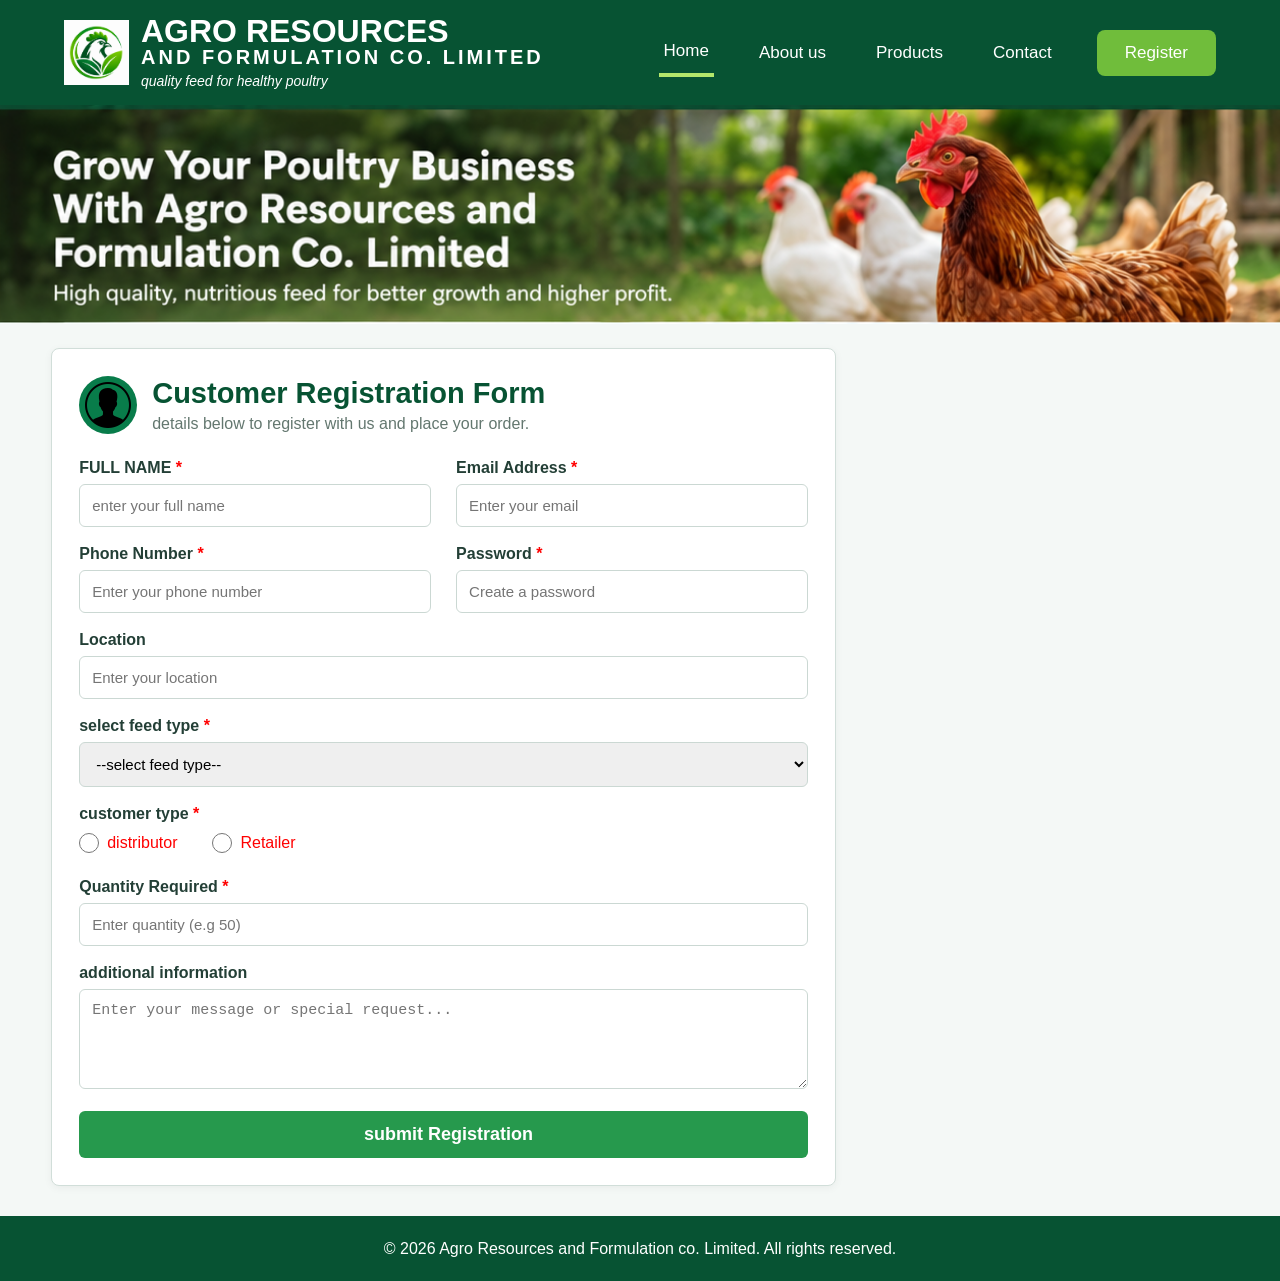
<file: index.html>
<!DOCTYPE html>
<html lang="en">
<head>
    <meta charset="UTF-8">
    <meta name="viewport" content="width=device-width, initial-scale=1.0">
    <title>Document</title>
    <link rel="stylesheet" href="project.css">
</head>
<body>
    <!--navigation bar-->
    <header class="navbar">
        <div class="logo">
            <div class="logo-icon"><img src="logo1.png" alt="image is here"></div>

            <div>
                <h1>AGRO RESOURCES</h1>
                <h2>AND FORMULATION CO. LIMITED</h2>
                <P>quality feed for healthy poultry</P>
            </div>
        </div>
        <nav>
            <a href="#" class="active">Home</a>
            <a href="agro-resources-about-us.html">About us</a>
            <a href="product.html">Products</a>
            <a href="agro-resources-contact.html">Contact</a>
            <a href="#register" class="register-btn">Register</a>
        </nav>
    </header>
    <div>
        <img src="hero section.png" alt="image is here" width="1293px">
    </div>
    
    <!--main content-->
    <main class="container">

        <!--registration form-->
        <section class="form-section" id="register">

            <div class="form-title">
                <div class="user-icon"><img src="icons8-profile-50.png" alt=""></div>
                <div>
                    <h2>Customer Registration Form</h2>
                    <p>details below to register with us and place your order.</p>
                </div>
            </div>
            <form>
                <div class="form-row">
                    <div class="form-group">
                        <label for="fullname">FULL NAME <span>*</span></label>
                        <input type="text" id="fullname" placeholder="enter your full name" required>
                    </div>

                    <div class="form-group">
                        <label for="email">Email Address <span>*</span></label>
                        <input type="email" id="email" placeholder="Enter your email" required>
                    </div>
                </div>

                <div class="form-row">
                    <div class="form-group">
                        <label for="phone">Phone Number <span>*</span></label>
                        <input type="tel" id="phone" placeholder="Enter your phone number" required>
                    </div>
                    <div class="form-group">
                        <label for="password">Password <span>*</span></label>
                        <input type="password" id="password" placeholder="Create a password" required>
                    </div>
                </div>

                <div class="form-group">
                    <label for="location">Location</label>
                    <input type="text" id="location" placeholder="Enter your location" required>
                </div>

                <div class="form-group">
                    <label for="feed">select feed type <span>*</span></label>
                    <select id="feed" required>
                        <option value="">--select feed type--</option>
                        <option value="starter">chick starter feed</option>
                        <option value="grower">Grower feed</option>
                        <option value="finisher">Finisher feed</option>
                        <option value="layer">layer feed</option>
                    </select>
                </div>

                <!--customer type-->
                <div class="form-group">
                    <label>customer type <span>*</span></label>
                    <div class="radio-group">
                        <label class="radio-option">
                            <input type="radio" name="customer" value="distributor">
                            <span>distributor</span>
                        </label>
                        <label class="radio-option">
                            <input type="radio" name="customer" value="retailer">
                            <span>Retailer</span>
                        </label>
                    </div>
                </div>
                <!--quantity-->
                <div class="form-group">
                    <label for="quantity">Quantity Required <span>*</span></label>
                    <input type="number" id="quantity" placeholder="Enter quantity (e.g 50)" min="1" required>

                </div>

                <!--message-->
                <div class="form-group">
                    <label for="message">additional information</label>
                    <textarea id="message" placeholder="Enter your message or special request..."></textarea>
                </div>
                <button type="submit" class="submit-btn">&nbsp; submit Registration</button>
            </form>

        </section>

    </main>

    <footer>
        <p>&copy; 2026 Agro Resources and Formulation co. Limited.
            All rights reserved.
        </p>
    </footer>
</body>
</html>
</file>
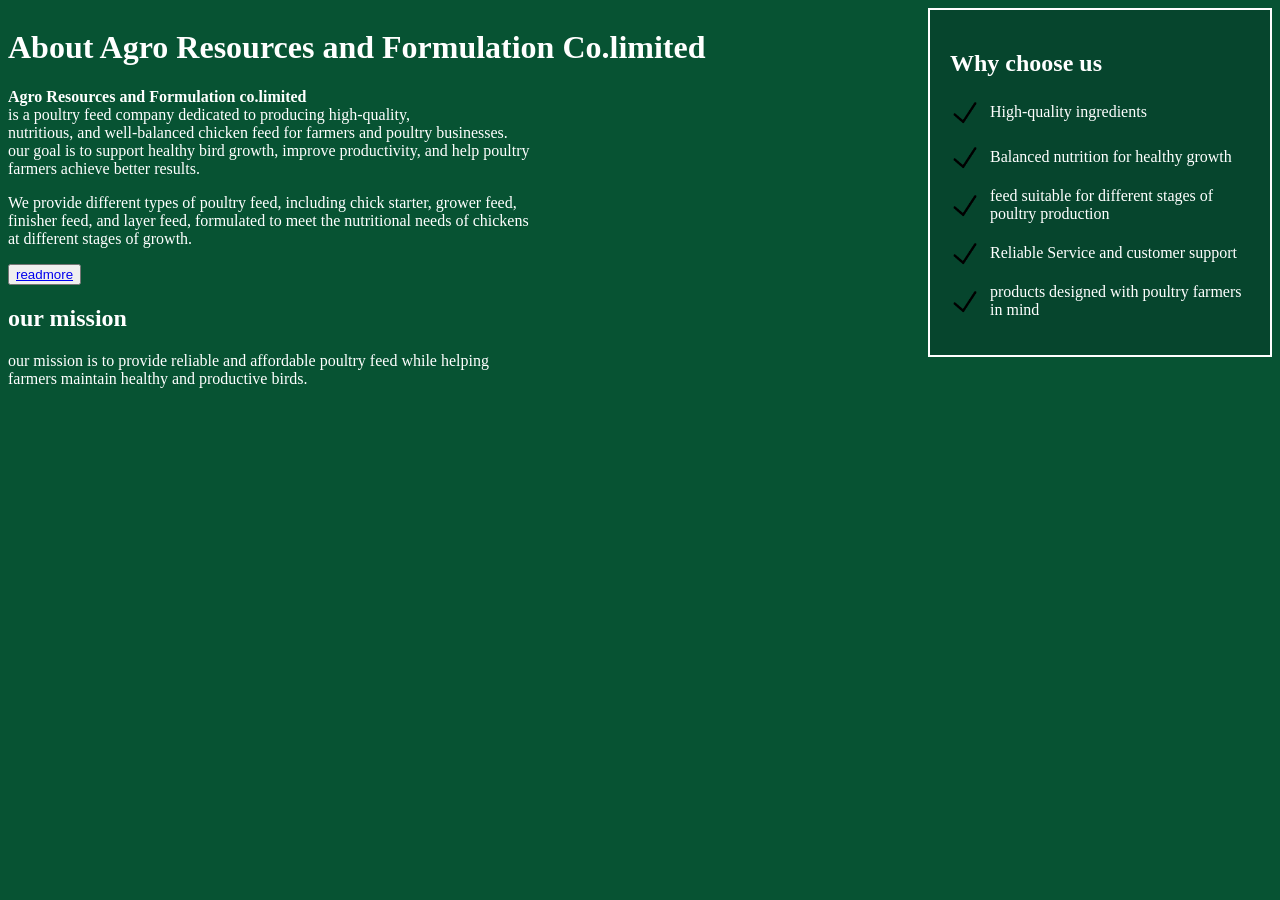
<file: about.html>
<!DOCTYPE html>
<html lang="en">
<head>
    <meta charset="UTF-8">
    <meta name="viewport" content="width=device-width, initial-scale=1.0">
    <title>Document</title>
    <link rel="stylesheet" href="aside_css_code-5.css">
    <style>
        body {
            background:#075333;
            color:white;
            font-weight: 600px;
        }

        section {
            padding: 45px;
            margin: 20px;
            border: 2px solid white;
        }
    </style>
</head>
<body>
    <div class="content">
    <div class="section">
    <h1>About Agro Resources and Formulation Co.limited</h1>
    <p><strong>Agro Resources and Formulation co.limited</strong><br>
    is a poultry feed company dedicated to producing high-quality,<br>
nutritious, and well-balanced chicken feed for farmers and poultry businesses. <br>
our goal is to support healthy bird growth, improve productivity, and help poultry <br>
farmers achieve better results.</p>

<p>We provide different types of poultry feed, including chick starter, grower feed,<br>
 finisher feed, and layer feed, formulated to meet the nutritional needs of chickens <br>
 at different stages of growth.</p>
<button><a href="#readmore">readmore</a></button>
 <h2>our mission</h2>
 <p>our mission is to provide reliable and affordable poultry feed while helping <br>
farmers maintain healthy and productive birds.</p>
    </div>

    <aside>
        <h1>Why choose us</h1>
        <ul>
            <li><img src="icons8-done-50.png" width="30px">High-quality ingredients</li>
            <li><img src="icons8-done-50.png" width="30px">Balanced nutrition for healthy growth</li>
            <li><img src="icons8-done-50.png" width="30px">feed suitable for different stages of poultry production</li>
            <li><img src="icons8-done-50.png" width="30px">Reliable Service and customer support</li>
            <li><img src="icons8-done-50.png" width="30px">products designed with poultry farmers in mind</li>
        </ul>
    </aside>
    </div>
</body>
</html>
</file>
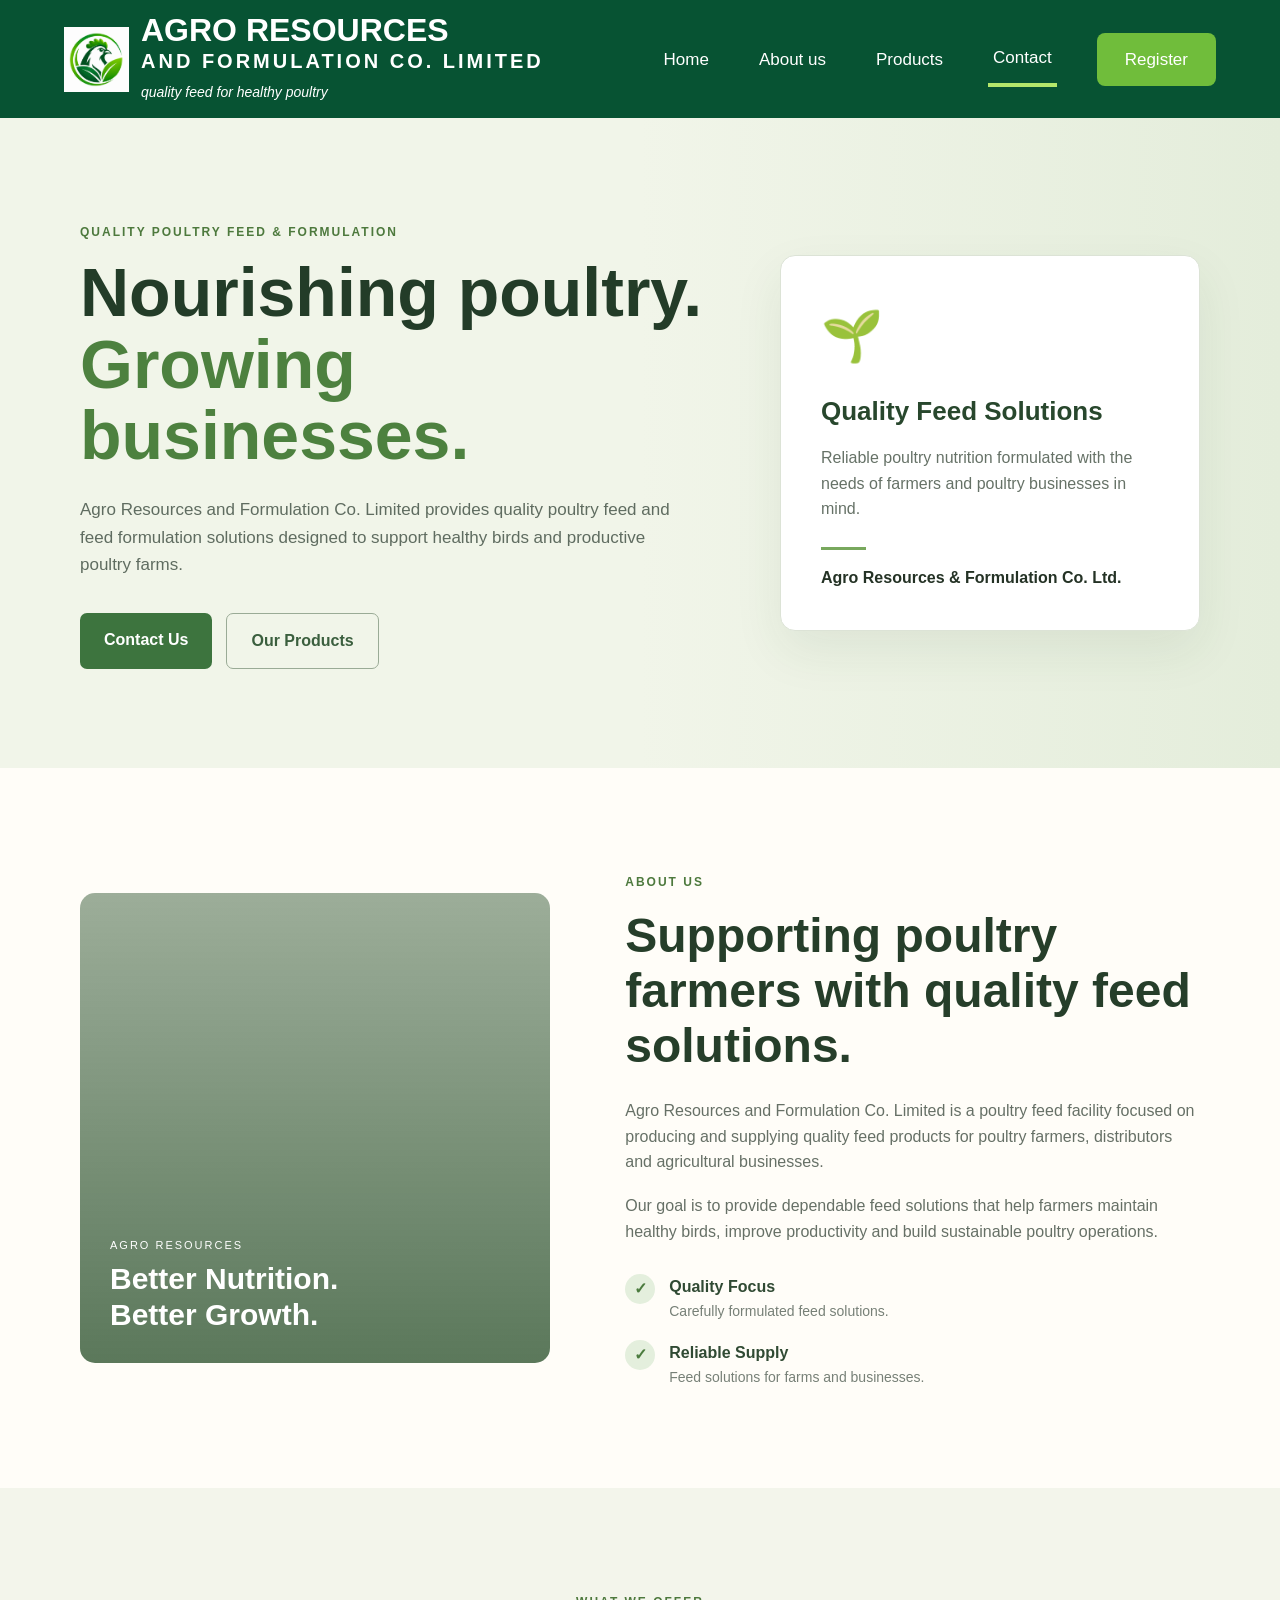
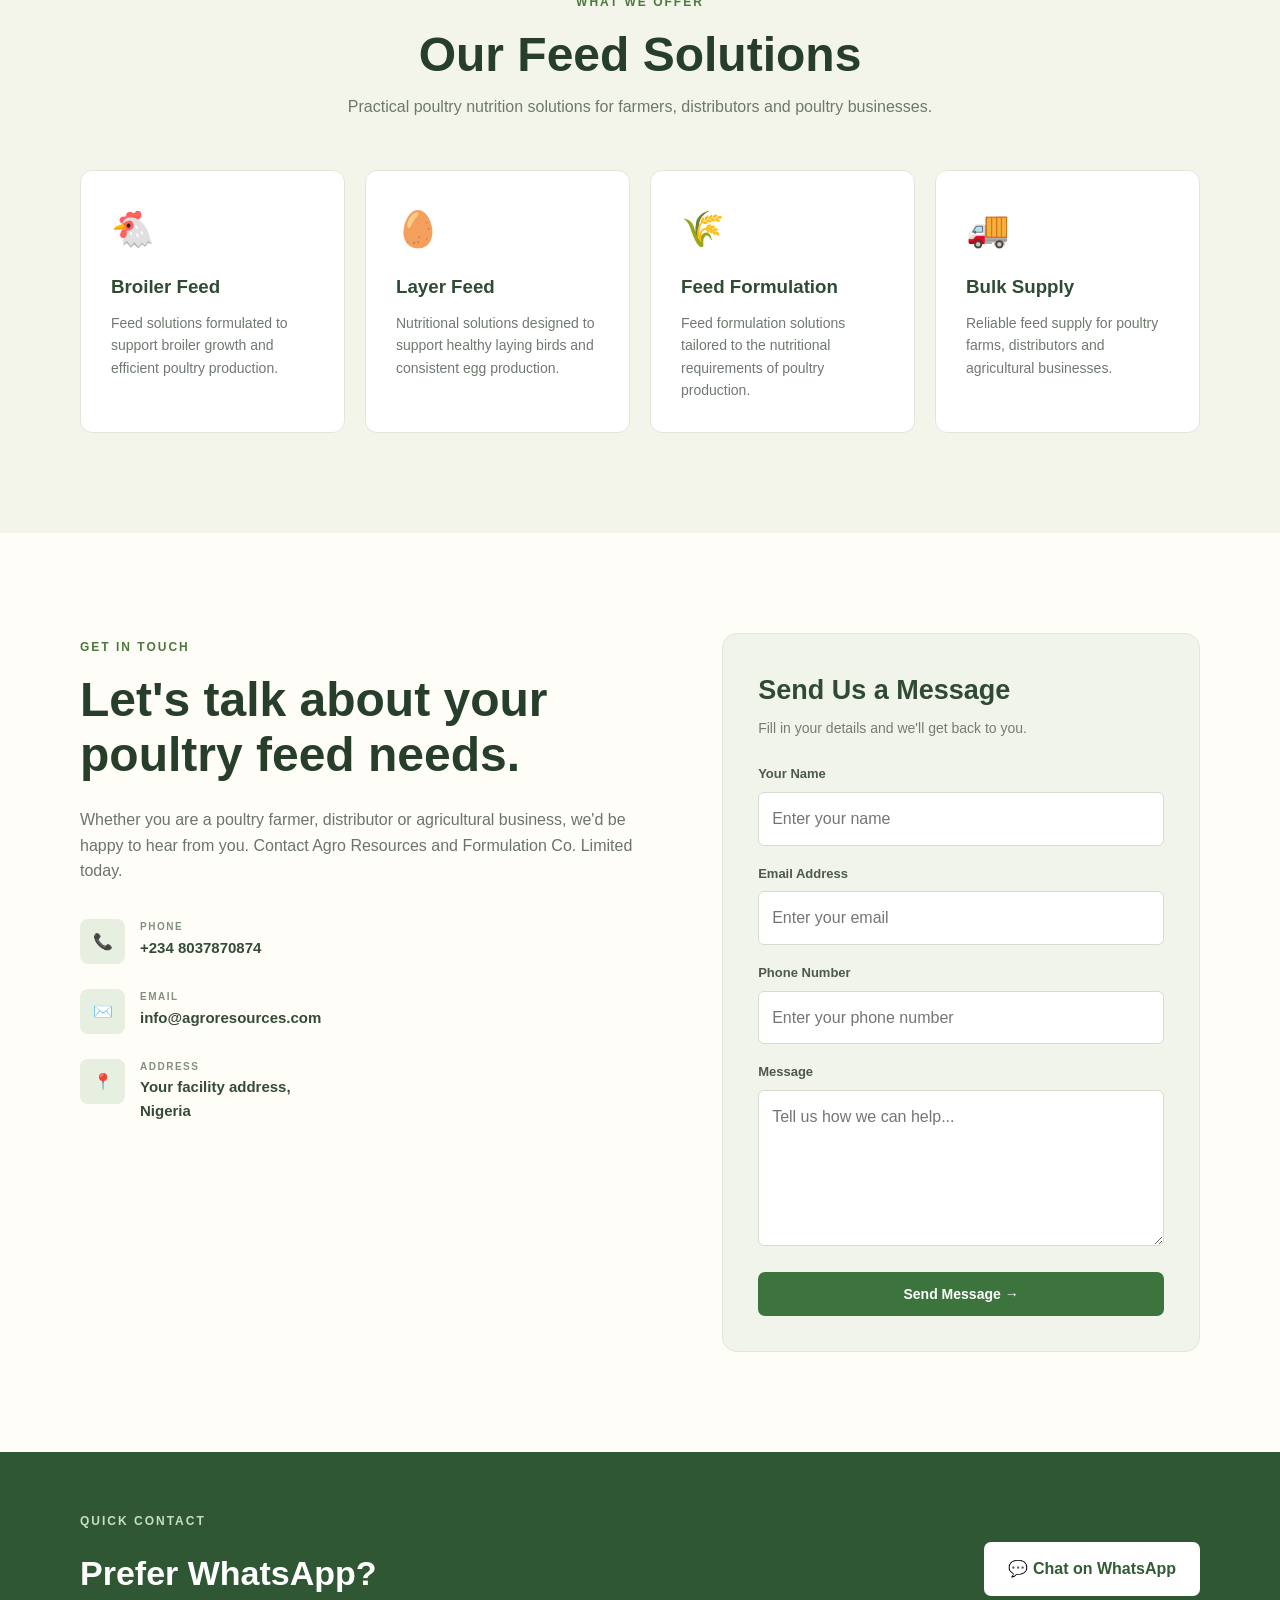
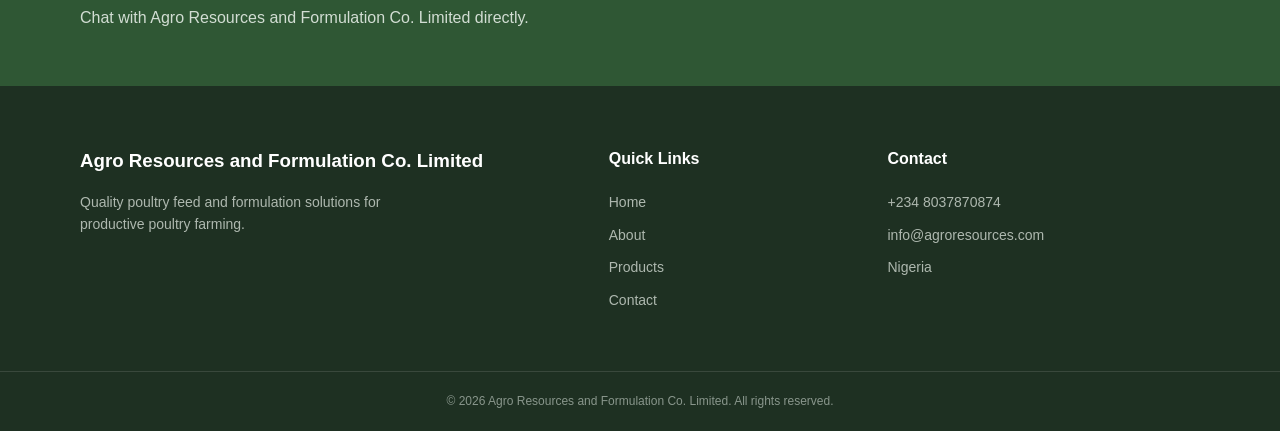
<file: agro-resources-contact.html>
<!DOCTYPE html>
<html lang="en">
<head>
    <meta charset="UTF-8">
    <meta name="viewport" content="width=device-width, initial-scale=1.0">
    <title>Agro Resources and Formulation Co. Limited</title>

    <style>
        * {
            margin: 0;
            padding: 0;
            box-sizing: border-box;
        }

        html {
            scroll-behavior: smooth;
        }

        body {
            font-family: Arial, Helvetica, sans-serif;
            color: #243225;
            background: #fffdf8;
            line-height: 1.6;
        }

        .navbar {
    min-height: 105px;
    background: #075333;
    color: white;
    display: flex;
    align-items: center;
    justify-content: space-between;
    padding: 15px 5%;
}

/*===============
logo
===============*/

.logo {
display: flex;
align-items: center;
gap: 12px;
}

.logo-icon {
    width: 65px;
    height: 65px;
    border-radius: 50%;
    background: white;
    display: flex;
    font-size: 38px;
}

.logo h1 {
    font-size: 32px;
    line-height: 30px;
}

.logo h2 {
    font-size: 20px;
    letter-spacing: 3px;
}

.logo p {
    font-size: 14px;
    font-style: italic;
    margin-top: 4px;
}

/*===============
navigation links
===============*/

nav {
    display: flex;
    align-items: center;
    gap: 40px;
}

nav a {
    color: white;
    text-decoration: none;
    font-size: 17px;
    padding: 12px 5px;
}

nav a:hover {
    color: #b8e86c;
    border-bottom:4px solid #b4e76b;
}

nav .active {
   border-bottom: 4px solid #b4e76b;
}

/*==============
Register button
==============*/

.register-btn {
    background: #70bd3b;
    padding: 13px 28px !important;
    border-radius: 8px;
}

.register-btn:hover {
    background: #5da72e;
    color: white;
}
        a {
            text-decoration: none;
            color: inherit;
        }

        .container {
            width: min(1120px, 90%);
            margin: auto;
        }

        /* HERO */
        .hero {
            min-height: 650px;
            display: flex;
            align-items: center;
            background: linear-gradient(90deg, #f1f5e9 0%, #f1f5e9 50%, #e4eddb 100%);
            padding: 80px 0;
        }

        .hero-content {
            display: grid;
            grid-template-columns: 1.2fr 0.8fr;
            align-items: center;
            gap: 70px;
        }

        .eyebrow,
        .section-label {
            display: inline-block;
            color: #4d793d;
            font-size: 12px;
            font-weight: bold;
            letter-spacing: 2px;
            margin-bottom: 15px;
        }

        .hero h1 {
            color: #233c28;
            font-size: clamp(42px, 6vw, 68px);
            line-height: 1.05;
            margin-bottom: 25px;
        }

        .hero h1 span {
            color: #4d813f;
        }

        .hero-text p {
            max-width: 620px;
            color: #5f6c60;
            font-size: 17px;
        }

        .hero-buttons {
            display: flex;
            gap: 14px;
            margin-top: 35px;
            flex-wrap: wrap;
        }

        .primary-button,
        .secondary-button,
        .whatsapp-button,
        .submit-button {
            display: inline-block;
            border-radius: 7px;
            padding: 14px 24px;
            font-weight: bold;
            transition: 0.25s;
        }

        .primary-button {
            background: #3d743e;
            color: white;
        }

        .primary-button:hover {
            background: #2e5e32;
            transform: translateY(-2px);
        }

        .secondary-button {
            border: 1px solid #9aab96;
            color: #3b5f3e;
        }

        .secondary-button:hover {
            background: white;
        }

        .hero-card {
            background: white;
            border: 1px solid #dce3d6;
            padding: 40px;
            border-radius: 15px;
            box-shadow: 0 20px 50px rgba(43, 72, 42, 0.08);
        }

        .feed-icon {
            font-size: 50px;
            margin-bottom: 15px;
        }

        .hero-card h3 {
            color: #28472d;
            font-size: 26px;
            margin-bottom: 12px;
        }

        .hero-card p {
            color: #667267;
        }

        .card-line {
            width: 45px;
            height: 3px;
            background: #78a85d;
            margin: 25px 0 15px;
        }

        /* ABOUT */
        .about {
            padding: 100px 0;
            background: #fffdf8;
        }

        .about-grid {
            display: grid;
            grid-template-columns: 0.9fr 1.1fr;
            gap: 75px;
            align-items: center;
        }

        .about-image {
            min-height: 470px;
            border-radius: 15px;
            background:
                linear-gradient(rgba(36, 76, 38, 0.45), rgba(36, 76, 38, 0.75)),
                url("https://images.unsplash.com/photo-1548550023-2bdb3c5beed7?auto=format&fit=crop&w=1000&q=80")
                center/cover;
            position: relative;
        }

        .image-overlay {
            position: absolute;
            bottom: 30px;
            left: 30px;
            color: white;
        }

        .image-overlay span {
            font-size: 11px;
            letter-spacing: 2px;
        }

        .image-overlay strong {
            display: block;
            font-size: 30px;
            line-height: 1.2;
            margin-top: 5px;
        }

        .about-text h2,
        .section-heading h2,
        .contact-intro h2 {
            color: #263e2a;
            font-size: clamp(34px, 4vw, 48px);
            line-height: 1.15;
            margin-bottom: 25px;
        }

        .about-text > p {
            color: #667066;
            margin-bottom: 18px;
        }

        .features {
            display: grid;
            gap: 18px;
            margin-top: 30px;
        }

        .feature {
            display: flex;
            gap: 14px;
        }

        .feature > span {
            width: 30px;
            height: 30px;
            display: grid;
            place-items: center;
            border-radius: 50%;
            background: #e4efdd;
            color: #4b7b3e;
            font-weight: bold;
        }

        .feature strong {
            color: #304a33;
        }

        .feature p {
            color: #778077;
            font-size: 14px;
        }

        /* PRODUCTS */
        .services {
            padding: 100px 0;
            background: #f3f5eb;
        }

        .section-heading {
            text-align: center;
            max-width: 650px;
            margin: 0 auto 50px;
        }

        .section-heading h2 {
            margin-bottom: 12px;
        }

        .section-heading p {
            color: #6e786e;
        }

        .service-grid {
            display: grid;
            grid-template-columns: repeat(4, 1fr);
            gap: 20px;
        }

        .service-card {
            background: white;
            border: 1px solid #e1e6dc;
            border-radius: 12px;
            padding: 30px;
            transition: 0.25s;
        }

        .service-card:hover {
            transform: translateY(-5px);
            box-shadow: 0 15px 35px rgba(49, 73, 46, 0.08);
        }

        .service-icon {
            font-size: 35px;
            margin-bottom: 15px;
        }

        .service-card h3 {
            color: #304b34;
            margin-bottom: 10px;
        }

        .service-card p {
            color: #707970;
            font-size: 14px;
        }

        /* CONTACT */
        .contact {
            padding: 100px 0;
            background: #fffdf8;
        }

        .contact-container {
            display: grid;
            grid-template-columns: 1fr 0.85fr;
            gap: 80px;
            align-items: start;
        }

        .contact-intro > p {
            color: #6b746c;
            max-width: 560px;
            margin-bottom: 35px;
        }

        .contact-details {
            display: grid;
            gap: 25px;
        }

        .contact-item {
            display: flex;
            gap: 15px;
            align-items: flex-start;
        }

        .contact-icon {
            width: 45px;
            height: 45px;
            display: grid;
            place-items: center;
            background: #e7f0e0;
            border-radius: 8px;
            flex-shrink: 0;
        }

        .contact-item span {
            display: block;
            color: #819080;
            font-size: 10px;
            font-weight: bold;
            letter-spacing: 1.5px;
        }

        .contact-item a,
        .contact-item p {
            color: #344b37;
            font-size: 15px;
            font-weight: bold;
        }

        /* FORM */
        .contact-form-wrapper {
            background: #f1f4ea;
            padding: 35px;
            border-radius: 15px;
            border: 1px solid #e0e6da;
        }

        .contact-form h3 {
            color: #304a34;
            font-size: 27px;
            margin-bottom: 5px;
        }

        .contact-form > p {
            color: #747d75;
            font-size: 14px;
            margin-bottom: 25px;
        }

        .contact-form label {
            display: block;
            color: #4c594d;
            font-size: 13px;
            font-weight: bold;
            margin-bottom: 7px;
        }

        .contact-form input,
        .contact-form textarea {
            width: 100%;
            border: 1px solid #d5ddd0;
            background: white;
            border-radius: 6px;
            padding: 13px;
            margin-bottom: 18px;
            font: inherit;
            outline: none;
        }

        .contact-form input:focus,
        .contact-form textarea:focus {
            border-color: #6c9c59;
            box-shadow: 0 0 0 3px rgba(108, 156, 89, 0.1);
        }

        .contact-form textarea {
            resize: vertical;
        }

        .submit-button {
            width: 100%;
            border: none;
            cursor: pointer;
            background: #3d743e;
            color: white;
            font-size: 14px;
        }

        .submit-button:hover {
            background: #2e5e32;
        }

        /* WHATSAPP */
        .whatsapp-section {
            padding: 55px 0;
            background: #2f5734;
            color: white;
        }

        .whatsapp-content {
            display: flex;
            justify-content: space-between;
            align-items: center;
            gap: 30px;
        }

        .whatsapp-content .section-label {
            color: #c9dfbb;
        }

        .whatsapp-content h2 {
            font-size: 34px;
            margin-bottom: 5px;
        }

        .whatsapp-content p {
            color: #d2ddd3;
        }

        .whatsapp-button {
            background: white;
            color: #315c36;
            white-space: nowrap;
        }

        .whatsapp-button:hover {
            background: #edf4e9;
            transform: translateY(-2px);
        }

        /* FOOTER */
        footer {
            background: #1e3022;
            color: white;
        }

        .footer-content {
            padding: 60px 0;
            display: grid;
            grid-template-columns: 1.5fr 0.7fr 1fr;
            gap: 60px;
        }

        .footer-brand h3 {
            margin-bottom: 15px;
        }

        .footer-brand p {
            color: #aeb8af;
            max-width: 350px;
            font-size: 14px;
        }

        .footer-links {
            display: flex;
            flex-direction: column;
            gap: 10px;
        }

        .footer-links h4 {
            margin-bottom: 10px;
        }

        .footer-links a,
        .footer-links span {
            color: #aeb8af;
            font-size: 14px;
        }

        .footer-links a:hover {
            color: white;
        }

        .footer-bottom {
            border-top: 1px solid #39483c;
            padding: 20px 0;
        }

        .footer-bottom p {
            color: #89968c;
            font-size: 12px;
            text-align: center;
        }

        /* RESPONSIVE DESIGN */
        @media (max-width: 900px) {
            .hero-content,
            .about-grid,
            .contact-container {
                grid-template-columns: 1fr;
            }

            .hero {
                padding: 80px 0;
            }

            .service-grid {
                grid-template-columns: repeat(2, 1fr);
            }

            .footer-content {
                grid-template-columns: 1fr 1fr;
            }
        }

        @media (max-width: 650px) {
            .hero {
                padding: 70px 0;
            }

            .hero h1 {
                font-size: 43px;
            }

            .hero-buttons {
                flex-direction: column;
            }

            .hero-buttons a {
                text-align: center;
            }

            .about,
            .services,
            .contact {
                padding: 70px 0;
            }

            .service-grid {
                grid-template-columns: 1fr;
            }

            .contact-form-wrapper {
                padding: 25px;
            }

            .whatsapp-content {
                flex-direction: column;
                align-items: flex-start;
            }

            .footer-content {
                grid-template-columns: 1fr;
                gap: 35px;
            }
        }
    </style>
</head>

<body>
    <header class="navbar">
        <div class="logo">
            <div class="logo-icon"><img src="logo1.png" alt="image is here"></div>

            <div>
                <h1>AGRO RESOURCES</h1>
                <h2>AND FORMULATION CO. LIMITED</h2>
                <P>quality feed for healthy poultry</P>
            </div>
        </div>
        <nav>
            <a href="index.html">Home</a>
            <a href="agro-resources-about-us.html" >About us</a>
            <a href="product.html" >Products</a>
            <a href="agro-resources-contact.html" class="active">Contact</a>
            <a href="#register" class="register-btn">Register</a>
        </nav>
    </header>

    <!-- HERO -->
    <section class="hero" id="home">
        <div class="container hero-content">

            <div class="hero-text">
                <span class="eyebrow">
                    QUALITY POULTRY FEED & FORMULATION
                </span>

                <h1>
                    Nourishing poultry.
                    <span>Growing businesses.</span>
                </h1>

                <p>
                    Agro Resources and Formulation Co. Limited provides
                    quality poultry feed and feed formulation solutions
                    designed to support healthy birds and productive
                    poultry farms.
                </p>

                <div class="hero-buttons">
                    <a href="#contact" class="primary-button">
                        Contact Us
                    </a>

                    <a href="#services" class="secondary-button">
                        Our Products
                    </a>
                </div>
            </div>

            <div class="hero-card">
                <div class="feed-icon">🌱</div>

                <h3>Quality Feed Solutions</h3>

                <p>
                    Reliable poultry nutrition formulated with the needs
                    of farmers and poultry businesses in mind.
                </p>

                <div class="card-line"></div>

                <strong>
                    Agro Resources & Formulation Co. Ltd.
                </strong>
            </div>

        </div>
    </section>


    <!-- ABOUT -->
    <section class="about" id="about">
        <div class="container about-grid">

            <div class="about-image">
                <div class="image-overlay">
                    <span>AGRO RESOURCES</span>

                    <strong>
                        Better Nutrition.<br>
                        Better Growth.
                    </strong>
                </div>
            </div>

            <div class="about-text">
                <span class="section-label">ABOUT US</span>

                <h2>
                    Supporting poultry farmers with quality feed solutions.
                </h2>

                <p>
                    Agro Resources and Formulation Co. Limited is a
                    poultry feed facility focused on producing and
                    supplying quality feed products for poultry farmers,
                    distributors and agricultural businesses.
                </p>

                <p>
                    Our goal is to provide dependable feed solutions
                    that help farmers maintain healthy birds, improve
                    productivity and build sustainable poultry operations.
                </p>

                <div class="features">

                    <div class="feature">
                        <span>✓</span>

                        <div>
                            <strong>Quality Focus</strong>

                            <p>
                                Carefully formulated feed solutions.
                            </p>
                        </div>
                    </div>

                    <div class="feature">
                        <span>✓</span>

                        <div>
                            <strong>Reliable Supply</strong>

                            <p>
                                Feed solutions for farms and businesses.
                            </p>
                        </div>
                    </div>

                </div>
            </div>

        </div>
    </section>


    <!-- PRODUCTS -->
    <section class="services" id="services">
        <div class="container">

            <div class="section-heading">
                <span class="section-label">
                    WHAT WE OFFER
                </span>

                <h2>
                    Our Feed Solutions
                </h2>

                <p>
                    Practical poultry nutrition solutions for farmers,
                    distributors and poultry businesses.
                </p>
            </div>

            <div class="service-grid">

                <div class="service-card">
                    <div class="service-icon">🐔</div>

                    <h3>Broiler Feed</h3>

                    <p>
                        Feed solutions formulated to support broiler
                        growth and efficient poultry production.
                    </p>
                </div>

                <div class="service-card">
                    <div class="service-icon">🥚</div>

                    <h3>Layer Feed</h3>

                    <p>
                        Nutritional solutions designed to support healthy
                        laying birds and consistent egg production.
                    </p>
                </div>

                <div class="service-card">
                    <div class="service-icon">🌾</div>

                    <h3>Feed Formulation</h3>

                    <p>
                        Feed formulation solutions tailored to the
                        nutritional requirements of poultry production.
                    </p>
                </div>

                <div class="service-card">
                    <div class="service-icon">🚚</div>

                    <h3>Bulk Supply</h3>

                    <p>
                        Reliable feed supply for poultry farms,
                        distributors and agricultural businesses.
                    </p>
                </div>

            </div>
        </div>
    </section>


    <!-- CONTACT -->
    <section class="contact" id="contact">
        <div class="container contact-container">

            <div class="contact-intro">

                <span class="section-label">
                    GET IN TOUCH
                </span>

                <h2>
                    Let's talk about your poultry feed needs.
                </h2>

                <p>
                    Whether you are a poultry farmer, distributor or
                    agricultural business, we'd be happy to hear from you.
                    Contact Agro Resources and Formulation Co. Limited
                    today.
                </p>

                <div class="contact-details">

                    <div class="contact-item">
                        <div class="contact-icon">📞</div>

                        <div>
                            <span>PHONE</span>

                            <a href="tel:+2340000000000">
                                +234 8037870874
                            </a>
                        </div>
                    </div>

                    <div class="contact-item">
                        <div class="contact-icon">✉️</div>

                        <div>
                            <span>EMAIL</span>

                            <a href="mailto:info@agroresources.com">
                                info@agroresources.com
                            </a>
                        </div>
                    </div>

                    <div class="contact-item">
                        <div class="contact-icon">📍</div>

                        <div>
                            <span>ADDRESS</span>

                            <p>
                                Your facility address,<br>
                                Nigeria
                            </p>
                        </div>
                    </div>

                </div>
            </div>


            <!-- CONTACT FORM -->
            <div class="contact-form-wrapper">

                <form class="contact-form">

                    <h3>
                        Send Us a Message
                    </h3>

                    <p>
                        Fill in your details and we'll get back to you.
                    </p>

                    <label for="name">
                        Your Name
                    </label>

                    <input
                        type="text"
                        id="name"
                        placeholder="Enter your name"
                        required
                    >

                    <label for="email">
                        Email Address
                    </label>

                    <input
                        type="email"
                        id="email"
                        placeholder="Enter your email"
                        required
                    >

                    <label for="phone">
                        Phone Number
                    </label>

                    <input
                        type="tel"
                        id="phone"
                        placeholder="Enter your phone number"
                    >

                    <label for="message">
                        Message
                    </label>

                    <textarea
                        id="message"
                        rows="5"
                        placeholder="Tell us how we can help..."
                        required
                    ></textarea>

                    <button
                        type="submit"
                        class="submit-button"
                    >
                        Send Message →
                    </button>

                </form>
            </div>

        </div>
    </section>


    <!-- WHATSAPP -->
    <section class="whatsapp-section">

        <div class="container whatsapp-content">

            <div>
                <span class="section-label">
                    QUICK CONTACT
                </span>

                <h2>
                    Prefer WhatsApp?
                </h2>

                <p>
                    Chat with Agro Resources and Formulation Co. Limited
                    directly.
                </p>
            </div>

            <a
                href="https://wa.me/2340000000000"
                target="_blank"
                class="whatsapp-button"
            >
                💬 Chat on WhatsApp
            </a>

        </div>

    </section>


    <!-- FOOTER -->
    <footer>

        <div class="container footer-content">

            <div class="footer-brand">

                <h3>
                    Agro Resources and Formulation Co. Limited
                </h3>

                <p>
                    Quality poultry feed and formulation solutions
                    for productive poultry farming.
                </p>

            </div>

            <div class="footer-links">

                <h4>Quick Links</h4>

                <a href="#home">Home</a>
                <a href="#about">About</a>
                <a href="#services">Products</a>
                <a href="#contact">Contact</a>

            </div>

            <div class="footer-links">

                <h4>Contact</h4>

                <a href="tel:+2348037870874">
                    +234 8037870874
                </a>

                <a href="mailto:info@agroresources.com">
                    info@agroresources.com
                </a>

                <span>Nigeria</span>

            </div>

        </div>

        <div class="footer-bottom">

            <div class="container">

                <p>
                    © 2026 Agro Resources and Formulation Co. Limited.
                    All rights reserved.
                </p>

            </div>

        </div>

    </footer>

</body>
</html>
</file>
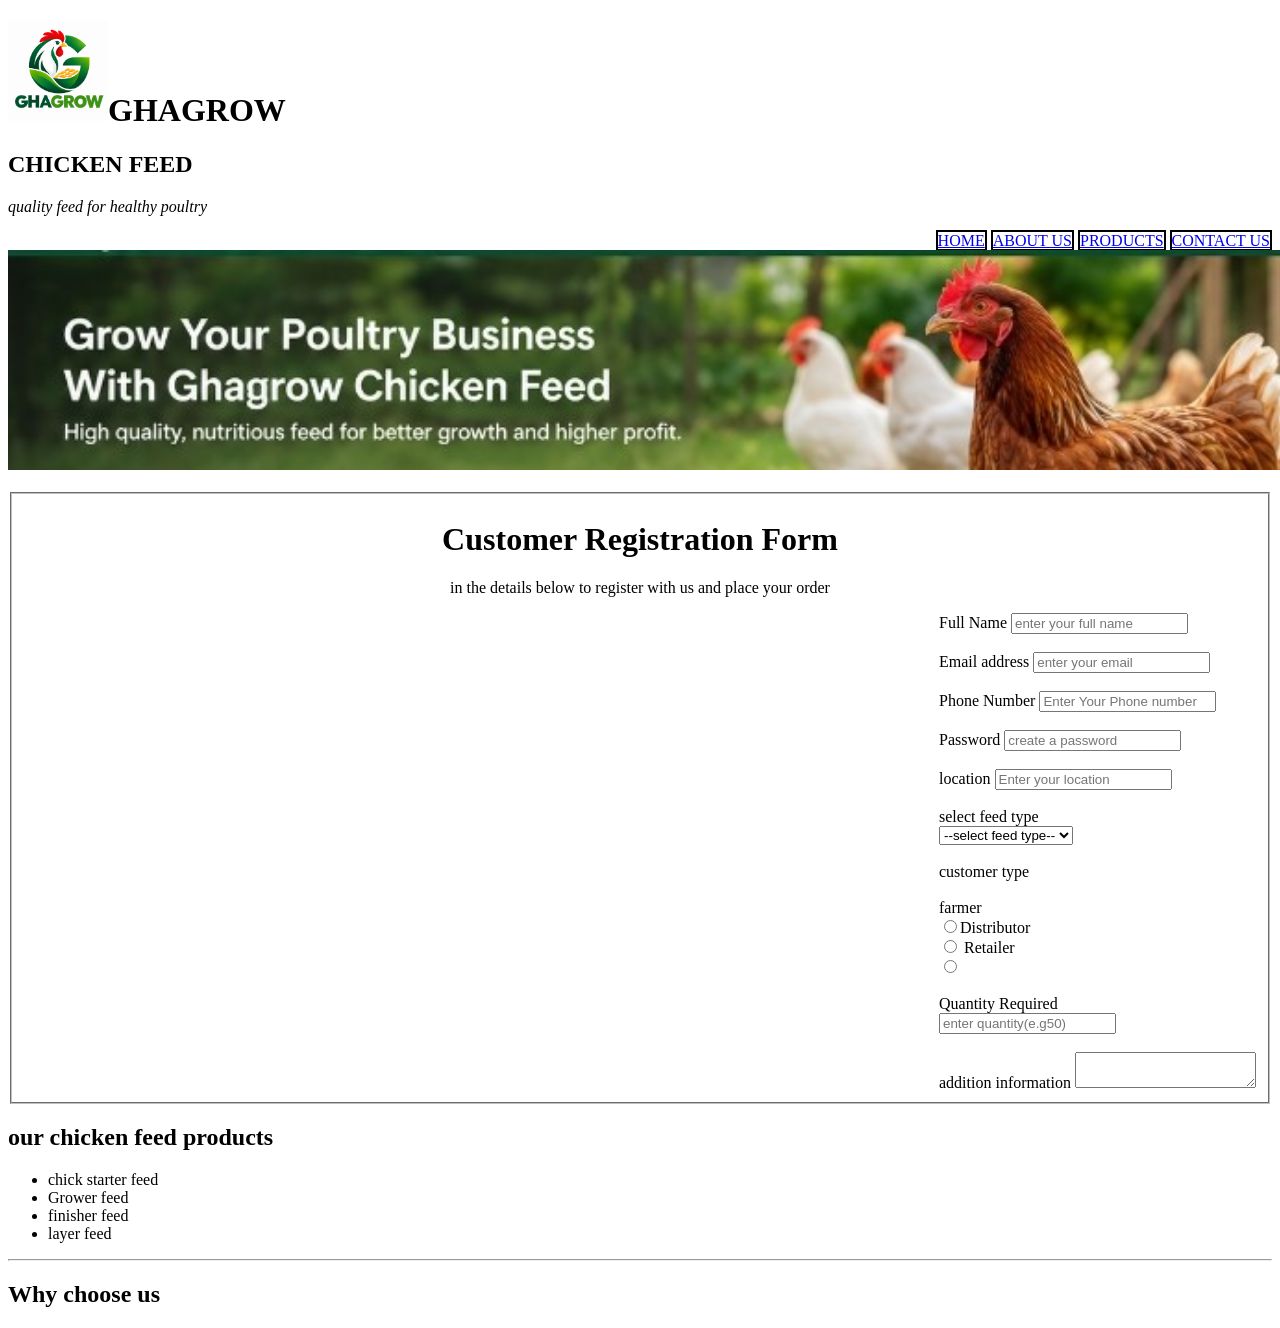
<file: project.html>
<!DOCTYPE html>
<html lang="en">
<head>
    <meta charset="UTF-8">
    <meta name="viewport" content="width=device-width, initial-scale=1.0">
    <title>slide show</title>
    <style>
        a{
          border: 2px solid black;
        }
        nav {
            text-align:right;
        }

        header {
            background-color:white;
        }
        section{
            display: flex;
            justify-content: flex-end;
        }

        .reg,
        .reg1{
            display: flex;
            justify-content:space-evenly;
        }

    </style>
</head>
<body>
    
    <header>
    <h1> <img src="img6.png" width="100px" alt="image is here">GHAGROW</h1>
    <h2>CHICKEN FEED</h2>
    <P><i>quality feed for healthy poultry</i></P>
    <nav>
        <a href="#">HOME</a>
        <a href="about.html">ABOUT US</a>
        <a href="product.html">PRODUCTS</a>
        <a href="contact.html">CONTACT US</a>
    </nav>
    </header>
    <img src="img7.jpg" width="1332px" alt="image is here"><br><br>


    <main>
        <fieldset>
         <h1 class="reg">Customer Registration Form</h1>
    <p class="reg1">in the details below to register with us and place your order</p>
        <section>
   
    <form>
<label for="full name">Full Name</label>
<input type="full name" id="full name" name="full name" placeholder="enter your full name" required><br><br>

<label for="email">Email address</label>
<input type="email" id="email" name="email" placeholder="enter your email" required><br><br>

<label for="phone number">Phone Number</label>
<input type="phone number" id="phone number" name="phone number" placeholder="Enter Your Phone number" required><br><br>

<label for="password">Password</label>
<input type="password" id="password" name="password" placeholder="create a password"><br><br>

<label for="location">location</label>
<input type="location" id="location" name="location" placeholder="Enter your location" required><br><br>


<label for="select feed type">select feed type</label><br>
<select>
    <option value="type">--select feed type--</option>
    <option value="starter">starter</option>
    <option value="grower">grower</option>
    <option value="finisher">finisher</option>
    <option value="layer">layer mash</option>
</select><br><br>

<label for="customer type">customer type</label><br><br>

<label for="farmer">farmer</label><br>
<input type="radio" id="farmer" name="farmer required>

<label for="distributor">Distributor</label><br>
<input type="radio" id="distributor" name="distributor" required>

<label for="retailer">Retailer</label><br>
<input type="radio" id="retailer" name="retailer" required><br><br>

<label for="quantity">Quantity Required</label><br>
<input type="quantity" id="quantity" name="quantity" placeholder="enter quantity(e.g50)" required><br><br>
<label for="information">addition information</label>
<textarea></textarea>
</form>
</fieldset>
<aside>
    <h2>our chicken feed products</h2>
    <ul>
        <li>chick starter feed</li>
        <li>Grower feed</li>
        <li>finisher feed</li>
        <li>layer feed</li>
    </ul><hr>
    <h2>Why choose us</h2>
</aside>
</section>

</main>


</body>
</html>
</file>
<file: project.css>
/*=====================
GENERAL SETTINGS
======================*/

* {
    margin: 0;
    padding: 0;
    box-sizing: border-box;
}

body {
    font-family: Arial, Helvetica, sans-serif;
    background: #f4f8f6;
    color: #173b32;
}

/*================
NAVIGATION BAR
================*/

.navbar {
    min-height: 105px;
    background: #075333;
    color: white;
    display: flex;
    align-items: center;
    justify-content: space-between;
    padding: 15px 5%;
}

/*===============
logo
===============*/

.logo {
display: flex;
align-items: center;
gap: 12px;
}

.logo-icon {
    width: 65px;
    height: 65px;
    border-radius: 50%;
    background: white;
    display: flex;
    font-size: 38px;
}

.logo h1 {
    font-size: 32px;
    line-height: 30px;
}

.logo h2 {
    font-size: 20px;
    letter-spacing: 3px;
}

.logo p {
    font-size: 14px;
    font-style: italic;
    margin-top: 4px;
}

/*===============
navigation links
===============*/

nav {
    display: flex;
    align-items: center;
    gap: 40px;
}

nav a {
    color: white;
    text-decoration: none;
    font-size: 17px;
    padding: 12px 5px;
}

nav a:hover {
    color: #b8e86c;
    border-bottom:4px solid #b4e76b;
}

nav .active {
   border-bottom: 4px solid #b4e76b;
}

/*==============
Register button
==============*/

.register-btn {
    background: #70bd3b;
    padding: 13px 28px !important;
    border-radius: 8px;
}

.register-btn:hover {
    background: #5da72e;
    color: white;
}

/*==================
main container
==================*/

.container {
    width: 92%;
    max-width: 1200px;
    margin: 20px auto;
    display: grid;
    grid-template-columns: 2fr 0.95fr;
    gap: 20px;
}

/*===================
form section
=================*/

.form-section {
    background: white;
    border: 1px solid #d1ded9;
    border-radius: 8px;
    padding: 27px;
    box-shadow: 0 2px 8px rgba(0,0,0,0.05);
}

/*form heading*/

.form-title {
    display:flex;
    align-items: center;
    gap: 15px;
    margin-bottom: 25px;
}

.user-icon {
    width: 58px;
    height: 58px;
    background: #087c4a;
    color: white;
    border-radius: 50%;
    display: flex;
    align-items: center;
    justify-content: center;
    font-size: 30px;
}

.form-title h2 {
    font-size: 29px;
    color: #075333;
}

.form-title p {
    color: #63776f;
    margin-top: 5px;
}

/*form rows*/

.form-row {
    display: grid;
    grid-template-columns: 1fr 1fr;
    gap:25px
}

.form-group {
    margin-bottom: 18px;
}

.form-group label {
    display: block;
    font-weight: bold;
    margin-bottom: 7px;
    color: #233f36;
}

.form-group label span {
    color: red;
}

input,
select,
textarea {
    width: 100%;
    padding: 12px;
    border: 1px solid #cbd8d3;
    border-radius: 6px;
    font-size: 15px;
    outline: none;
}

input:focus,
select:focus,
textarea:focus {
    border-color: #2b9b58;
    box-shadow: 0 0 4px rgba(43,155,88,0.3);
}

textarea {
    height: 100px;
    resize: vertical;
    
}

.radio-group {
    display: flex;
    gap: 35px;
  margin-top: 10px;
}

.radio-option {
    display: flex !important;
    align-items: center;
    gap: 8px;
    font-weight: normal !important;
}

.radio-option input {
    width: 20px;
    height: 20px;
    accent-color: #24994c;
}

.submit-btn {
    width: 100%;
    padding: 13px;
    background: #26994d;
    border: none;
    border-radius: 6px;
    color: white;
    font-size: 18px;
    font-weight: bold;
    cursor: pointer;
}

.submit-btn:hover {
    background: #197b3a;
}

footer {
   min-height: 65px;
   background: #075333;
   color: white;
   display: flex;
   align-items: center;
   justify-content: center;
   position: relative;
   margin-top: 30px;
}
.socials
</file>
<file: aside_css_code-5.css>
/* CSS for placing the Aside section on the right */

.content {
    display: flex;
    gap: 30px;
    align-items: flex-start;
}

.section {
    flex: 1;
}

aside {
    width: 300px;
    padding: 20px;
    border: 2px solid white;
    background: #06452d;
}

aside ul {
    padding: 0;
    list-style: none;
}

aside li {
    display: flex;
    align-items: center;
    gap: 10px;
    margin-bottom: 15px;
}
</file>
